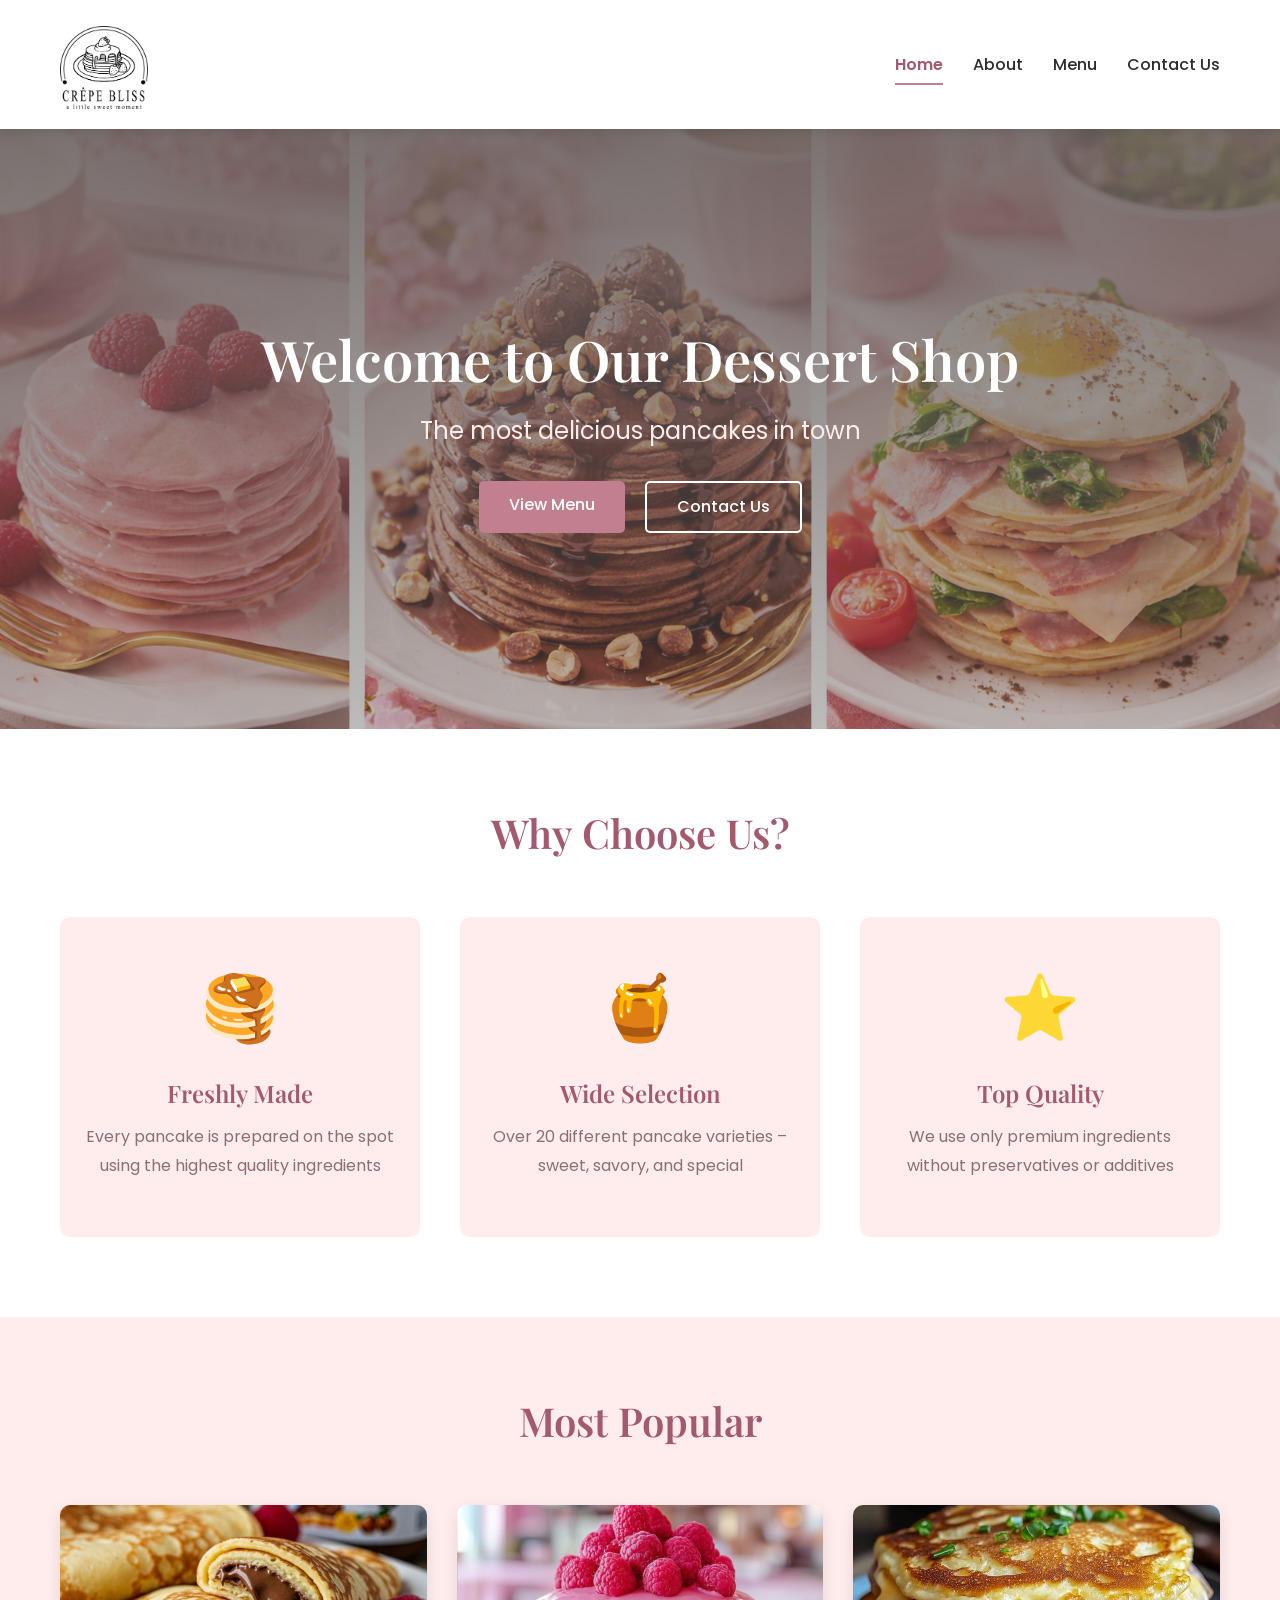
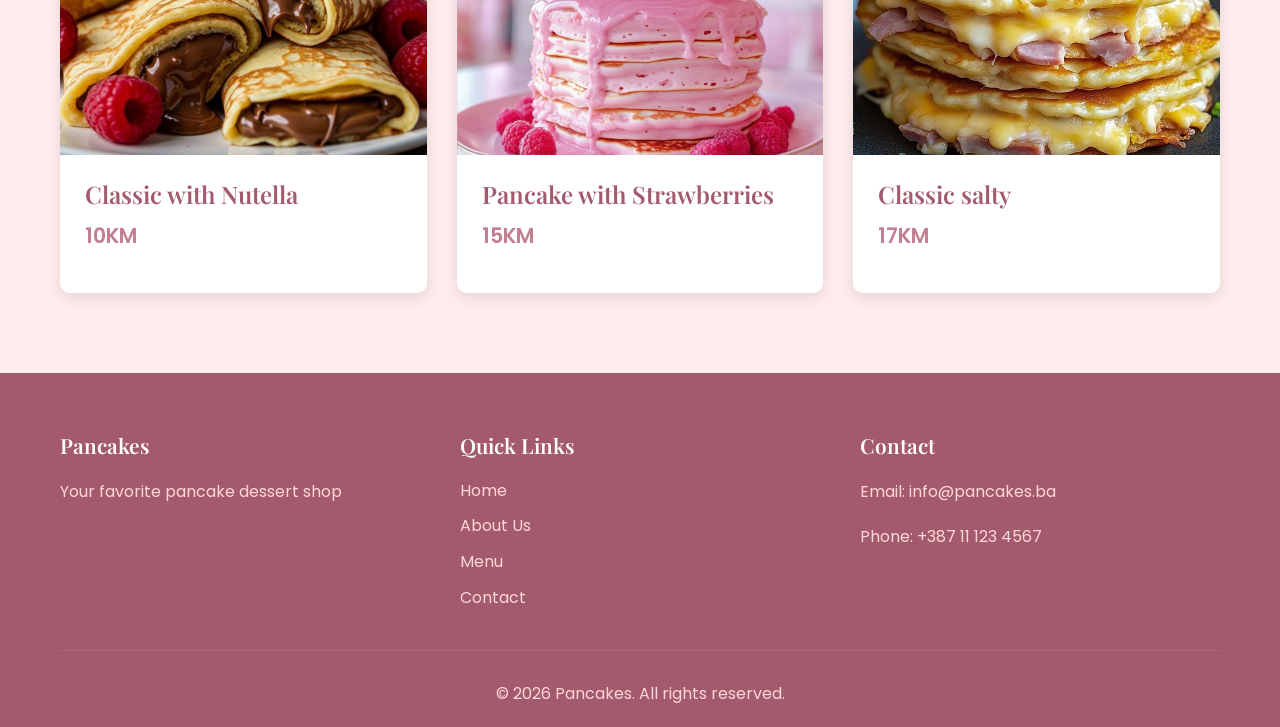
<file: index.html>
<!DOCTYPE html>
<html lang="en">
<head>
    
    <meta charset="UTF-8">

    <meta name="viewport" content="width=device-width, initial-scale=1.0">

    <!-- Naslov stranice koji se vidi u tabu browsera -->
    <title>Pancakes - Home</title>
    
    <!-- Bootstrap CSS – framework za grid sistem, dugmad, responzivnost -->
    <link href="https://cdn.jsdelivr.net/npm/bootstrap@5.3.0/dist/css/bootstrap.min.css" rel="stylesheet">
    
    <!-- Google Fonts – učitavanje custom fontova -->
    <link rel="preconnect" href="https://fonts.googleapis.com">
    <link rel="preconnect" href="https://fonts.gstatic.com" crossorigin>
    <link 
        href="https://fonts.googleapis.com/css2?family=Playfair+Display:wght@400;600;700&family=Poppins:wght@300;400;500;600&display=swap" 
        rel="stylesheet">
    
    <!-- Vlastiti CSS fajl za stilove stranice -->
    <link rel="stylesheet" href="styles.css">
</head>

<body>
    <!-- ================= HEADER / NAVIGACIJA ================= -->
    <div class="header-wrapper">
        <div class="container">
            <!-- Sadržaj headera -->
            <div class="header-content">

                <!-- Logo sekcija -->
                <div class="logo">
                    <img src="logotip.png" alt="logo">
                </div>

                <!-- Navigacioni meni -->
                <nav class="navbar">
                    <!-- Meni linkovi -->
                    <div class="nav-menu" id="navMenu">
                        <div class="nav-item">
                            <a href="index.html" class="nav-link active">Home</a>
                        </div>
                        <div class="nav-item">
                            <a href="about.html" class="nav-link">About</a>
                        </div>
                        <div class="nav-item">
                            <a href="menu.html" class="nav-link">Menu</a>
                        </div>
                        <div class="nav-item">
                            <a href="contact.html" class="nav-link">Contact Us</a>
                        </div>
                    </div>

                    <!-- dugme -->
                    <div class="mobile-menu-toggle" id="mobileMenuToggle">
                        <span></span>
                        <span></span>
                        <span></span>
                    </div>
                </nav>

            </div>
        </div>
    </div>

    <!-- ================= HERO SEKCIJA ================= -->
    <!-- Glavni banner sa naslovom i dugmadima -->
    <div class="hero-section">
        <!-- Tamni overlay preko pozadinske slike -->
        <div class="hero-overlay">
            <div class="container">
                <div class="hero-content">
                    <h2 class="hero-title">Welcome to Our Dessert Shop</h2>
                    <p class="hero-subtitle">The most delicious pancakes in town</p>

                    <!-- Dugmad u hero sekciji -->
                    <div class="hero-buttons">
                        <a href="menu.html" class="btn btn-primary">View Menu</a>
                        <a href="contact.html" class="btn btn-secondary">Contact Us</a>
                    </div>
                </div>
            </div>
        </div>
    </div>

    <!-- ================= FEATURES SEKCIJA ================= -->
    <!-- Sekcija koja objašnjava prednosti -->
    <div class="features-section">
        <div class="container">
            <div class="section-title">
                <h2>Why Choose Us?</h2>
            </div>

            <!-- Grid sa karticama -->
            <div class="features-grid">
                <div class="feature-card">
                    <div class="feature-icon">🥞</div>
                    <h3>Freshly Made</h3>
                    <p>Every pancake is prepared on the spot using the highest quality ingredients</p>
                </div>

                <div class="feature-card">
                    <div class="feature-icon">🍯</div>
                    <h3>Wide Selection</h3>
                    <p>Over 20 different pancake varieties – sweet, savory, and special</p>
                </div>

                <div class="feature-card">
                    <div class="feature-icon">⭐</div>
                    <h3>Top Quality</h3>
                    <p>We use only premium ingredients without preservatives or additives</p>
                </div>
            </div>
        </div>
    </div>

    <!-- ================= POPULAR PRODUCTS ================= -->
    <!-- Najpopularniji proizvodi -->
    <div class="popular-section">
        <div class="container">
            <div class="section-title">
                <h2>Most Popular</h2>
            </div>

            <div class="popular-grid">
                <!-- Jedna kartica proizvoda -->
                <div class="popular-card">
                    <!-- Slika proizvoda kao background -->
                    <div class="popular-image" style="background-image: url('nutt.png');"></div>
                    <div class="popular-content">
                        <h3>Classic with Nutella</h3>
                        <p class="popular-price">10KM</p>
                    </div>
                </div>

                <div class="popular-card">
                    <div class="popular-image" style="background-image: url('pink2.png');"></div>
                    <div class="popular-content">
                        <h3>Pancake with Strawberries</h3>
                        <p class="popular-price">15KM</p>
                    </div>
                </div>

                <div class="popular-card">
                    <div class="popular-image" style="background-image: url('salty.jpg');"></div>
                    <div class="popular-content">
                        <h3>Classic salty</h3>
                        <p class="popular-price">17KM</p>
                    </div>
                </div>
            </div>
        </div>
    </div>

    <!-- ================= FOOTER ================= -->
    <div class="footer">
        <div class="container">
            <div class="footer-content">

                <!-- Footer info -->
                <div class="footer-section">
                    <h4>Pancakes</h4>
                    <p>Your favorite pancake dessert shop</p>
                </div>

                <!-- Brzi linkovi -->
                <div class="footer-section">
                    <h4>Quick Links</h4>
                    <div class="footer-links">
                        <a href="index.html">Home</a>
                        <a href="about.html">About Us</a>
                        <a href="menu.html">Menu</a>
                        <a href="contact.html">Contact</a>
                    </div>
                </div>

                <!-- Kontakt informacije -->
                <div class="footer-section">
                    <h4>Contact</h4>
                    <p>Email: info@pancakes.ba</p>
                    <p>Phone: +387 11 123 4567</p>
                </div>
            </div>

            <!-- Donji dio footera -->
            <div class="footer-bottom">
                <p>&copy; 2026 Pancakes. All rights reserved.</p>
            </div>
        </div>
    </div>

    <!-- Bootstrap JavaScript – omogućava dropdown, modal, collapse itd. -->
    <script src="https://cdn.jsdelivr.net/npm/bootstrap@5.3.0/dist/js/bootstrap.bundle.min.js"></script>

    <!-- Vlastiti JavaScript fajl -->
    <script src="script.js"></script>
</body>
</html>
</file>
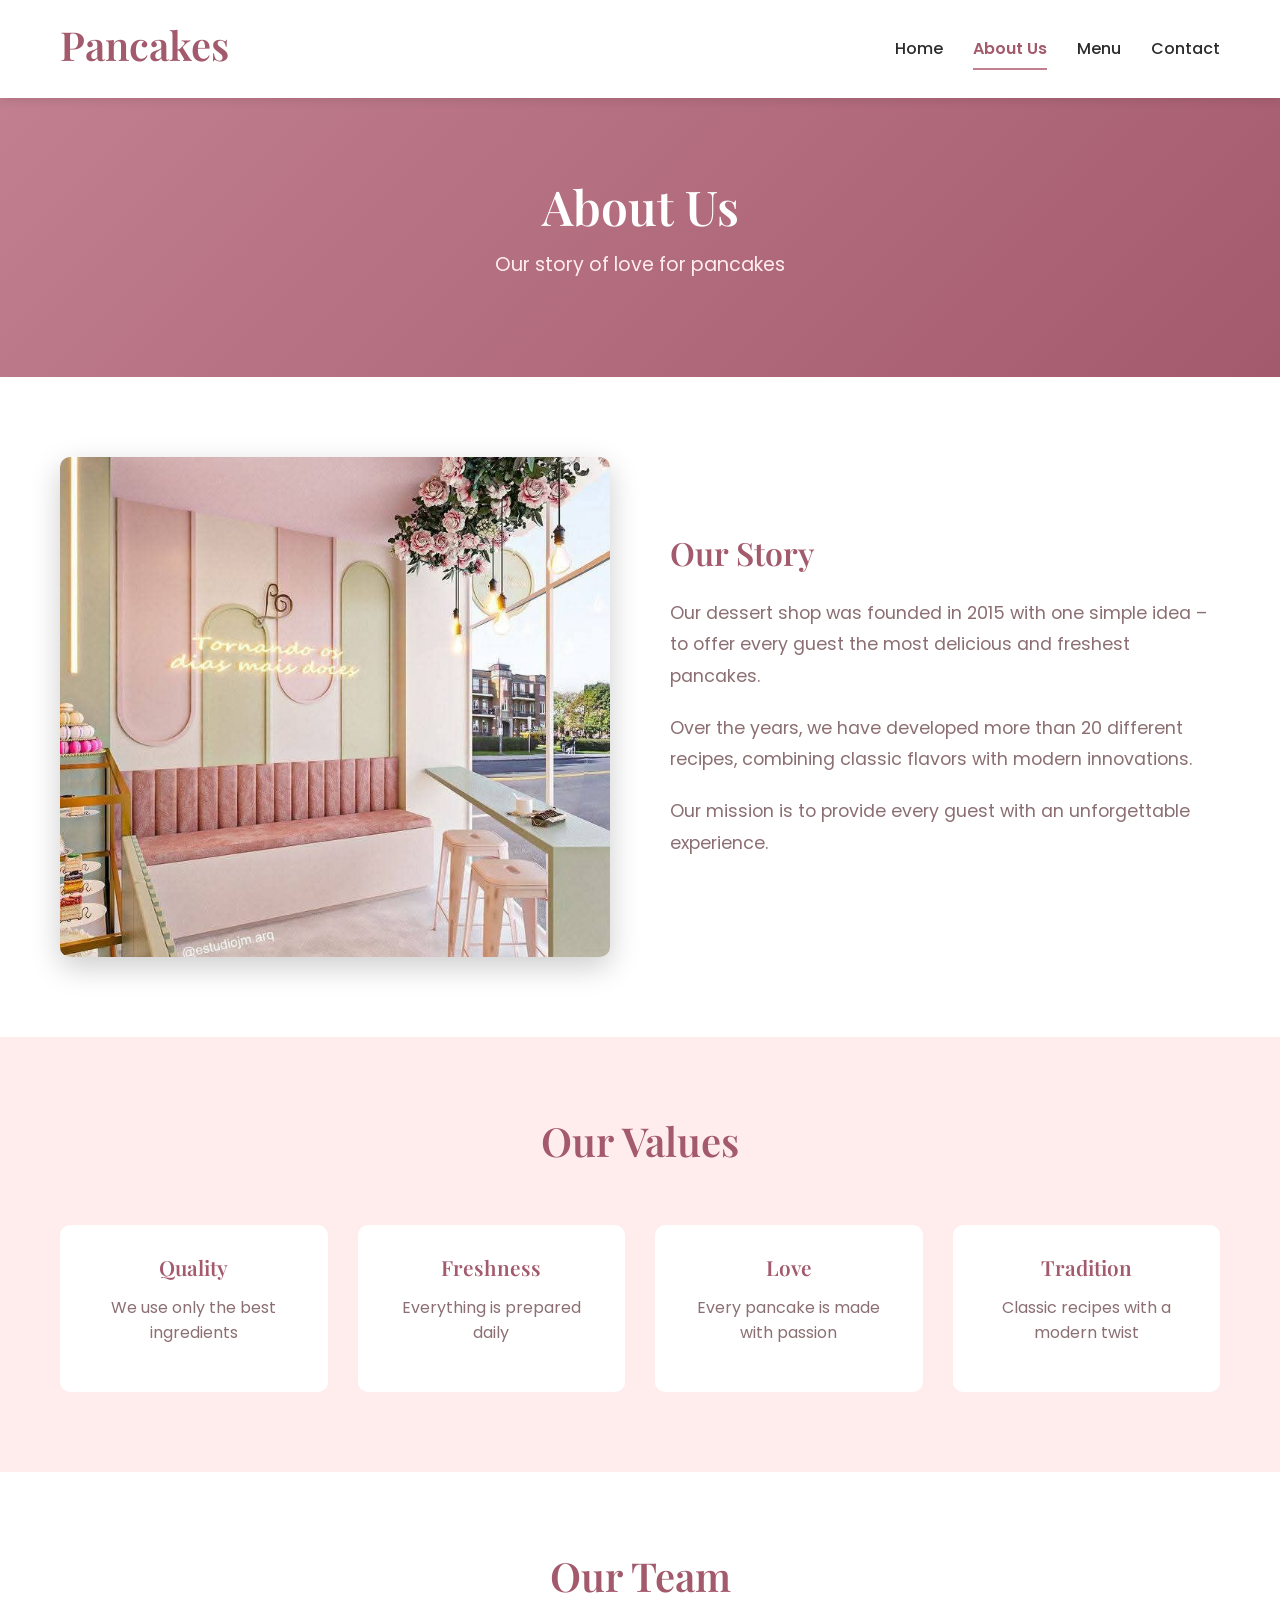
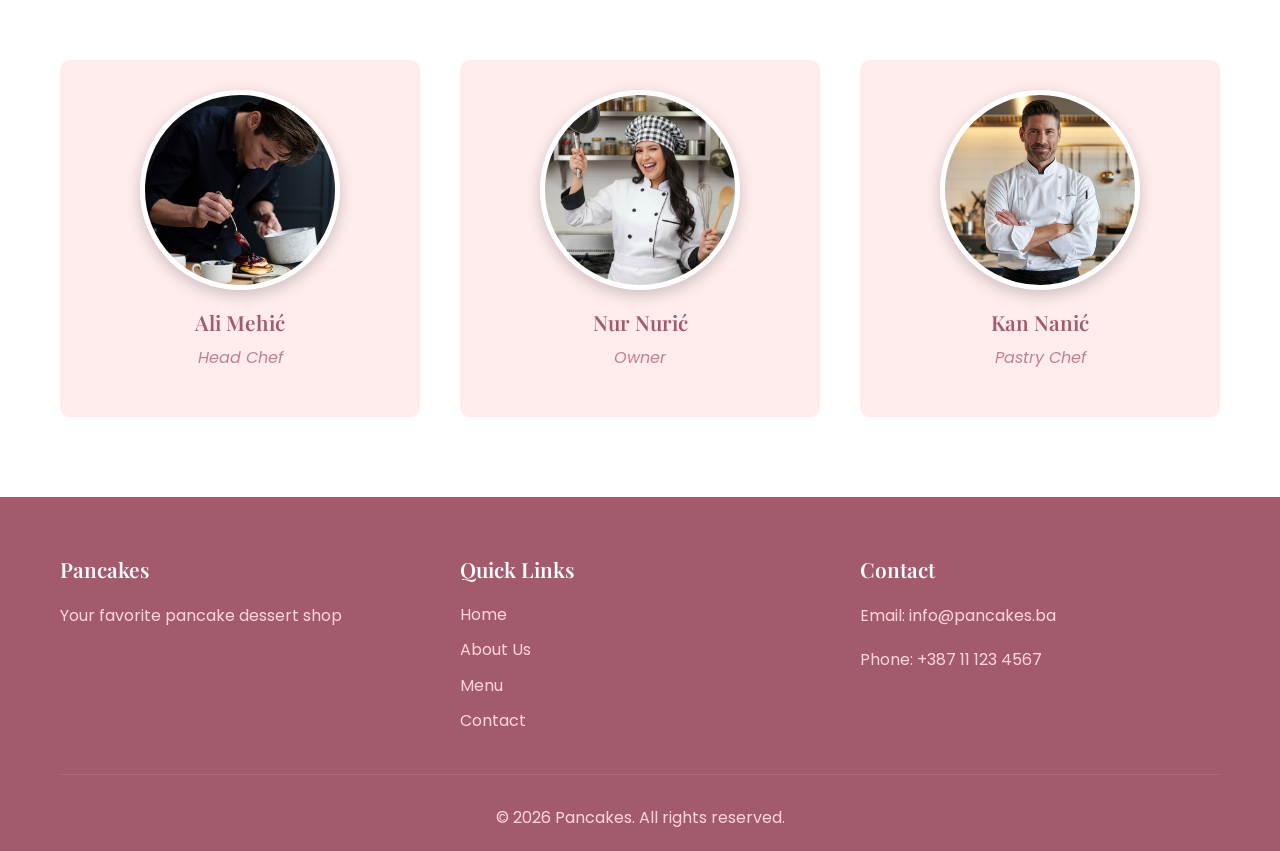
<file: about.html>
<!DOCTYPE html>
<html lang="en">
<head>
    <meta charset="UTF-8">

    <meta name="viewport" content="width=device-width, initial-scale=1.0">
    <title>About Us - Pancakes</title>
    <link href="https://cdn.jsdelivr.net/npm/bootstrap@5.3.0/dist/css/bootstrap.min.css" rel="stylesheet">
    
    <!-- Google Fonts – učitavanje odabranih fontova -->
    <link rel="preconnect" href="https://fonts.googleapis.com">
    <link rel="preconnect" href="https://fonts.gstatic.com" crossorigin>
    <link 
        href="https://fonts.googleapis.com/css2?family=Playfair+Display:wght@400;600;700&family=Poppins:wght@300;400;500;600&display=swap" 
        rel="stylesheet">
    
    <link rel="stylesheet" href="styles.css">
</head>

<body>
    <!-- ================= HEADER / NAVIGACIJA ================= -->
    <div class="header-wrapper">
        <div class="container">
            <div class="header-content">

                <!-- Logo / naziv sajta -->
                <div class="logo">
                    <h1>Pancakes</h1>
                </div>

                <!-- Navigacioni meni -->
                <nav class="navbar">
                    <div class="nav-menu" id="navMenu">
                        <!-- Linkovi navigacije -->
                        <div class="nav-item">
                            <a href="index.html" class="nav-link">Home</a>
                        </div>
                        <div class="nav-item">
                            <!-- active klasa označava trenutnu stranicu -->
                            <a href="about.html" class="nav-link active">About Us</a>
                        </div>
                        <div class="nav-item">
                            <a href="menu.html" class="nav-link">Menu</a>
                        </div>
                        <div class="nav-item">
                            <a href="contact.html" class="nav-link">Contact</a>
                        </div>
                    </div>

                    <!-- dugme -->
                    <div class="mobile-menu-toggle" id="mobileMenuToggle">
                        <span></span>
                        <span></span>
                        <span></span>
                    </div>
                </nav>

            </div>
        </div>
    </div>

    <!-- ================= HERO SEKCIJA ================= -->
    <!-- Uvodni banner za About stranicu -->
    <div class="page-hero">
        <div class="container">
            <div class="page-hero-content">
                <h2>About Us</h2>
                <p>Our story of love for pancakes</p>
            </div>
        </div>
    </div>

    <!-- ================= ABOUT CONTENT ================= -->
    <!-- Glavni sadržaj stranice -->
    <div class="about-section">
        <div class="container">
            <div class="about-content-wrapper">

                <!-- Lijeva strana – slika -->
                <div class="about-image-section">
                    <!-- Slika postavljena kao background -->
                    <div class="about-image" style="background-image: url('our_story.jpg');"></div>
                </div>

                <!-- Desna strana – tekst -->
                <div class="about-text-section">
                    <h3>Our Story</h3>
                    <p>
                        Our dessert shop was founded in 2015 with one simple idea – 
                        to offer every guest the most delicious and freshest pancakes.
                    </p>
                    <p>
                        Over the years, we have developed more than 20 different recipes, 
                        combining classic flavors with modern innovations.
                    </p>
                    <p>
                        Our mission is to provide every guest with an unforgettable experience.
                    </p>
                </div>

            </div>
        </div>
    </div>

    <!-- ================= VALUES SEKCIJA ================= -->
    <!-- Vrijednosti kompanije -->
    <div class="values-section">
        <div class="container">
            <div class="section-title">
                <h2>Our Values</h2>
            </div>

            <!-- Grid sa vrijednostima -->
            <div class="values-grid">
                <div class="value-card">
                    <h4>Quality</h4>
                    <p>We use only the best ingredients</p>
                </div>
                <div class="value-card">
                    <h4>Freshness</h4>
                    <p>Everything is prepared daily</p>
                </div>
                <div class="value-card">
                    <h4>Love</h4>
                    <p>Every pancake is made with passion</p>
                </div>
                <div class="value-card">
                    <h4>Tradition</h4>
                    <p>Classic recipes with a modern twist</p>
                </div>
            </div>
        </div>
    </div>

    <!-- ================= TEAM SEKCIJA ================= -->
    <!-- Predstavljanje tima -->
    <div class="team-section">
        <div class="container">
            <div class="section-title">
                <h2>Our Team</h2>
            </div>

            <div class="team-grid">
                <!-- Jedan član tima -->
                <div class="team-card">
                    <div class="team-image" style="background-image: url('chef1.jpg');"></div>
                    <h4>Ali Mehić</h4>
                    <p>Head Chef</p>
                </div>

                <div class="team-card">
                    <div class="team-image" style="background-image: url('chef2.jpg');"></div>
                    <h4>Nur Nurić</h4>
                    <p>Owner</p>
                </div>

                <div class="team-card">
                    <div class="team-image" style="background-image: url('chef3.jpg');"></div>
                    <h4>Kan Nanić</h4>
                    <p>Pastry Chef</p>
                </div>
            </div>
        </div>
    </div>

    <!-- ================= FOOTER ================= -->
    <div class="footer">
        <div class="container">
            <div class="footer-content">

                <!-- Opis firme -->
                <div class="footer-section">
                    <h4>Pancakes</h4>
                    <p>Your favorite pancake dessert shop</p>
                </div>

                <!-- Navigacija u footeru -->
                <div class="footer-section">
                    <h4>Quick Links</h4>
                    <div class="footer-links">
                        <a href="index.html">Home</a>
                        <a href="about.html">About Us</a>
                        <a href="menu.html">Menu</a>
                        <a href="contact.html">Contact</a>
                    </div>
                </div>

                <!-- Kontakt podaci -->
                <div class="footer-section">
                    <h4>Contact</h4>
                    <p>Email: info@pancakes.ba</p>
                    <p>Phone: +387 11 123 4567</p>
                </div>
            </div>

            <!-- Copyright -->
            <div class="footer-bottom">
                <p>&copy; 2026 Pancakes. All rights reserved.</p>
            </div>
        </div>
    </div>

    <!-- Bootstrap JavaScript – interaktivne komponente -->
    <script src="https://cdn.jsdelivr.net/npm/bootstrap@5.3.0/dist/js/bootstrap.bundle.min.js"></script>

    <!-- Vlastiti JavaScript (npr. mobilni meni) -->
    <script src="script.js"></script>
</body>
</html>
</file>
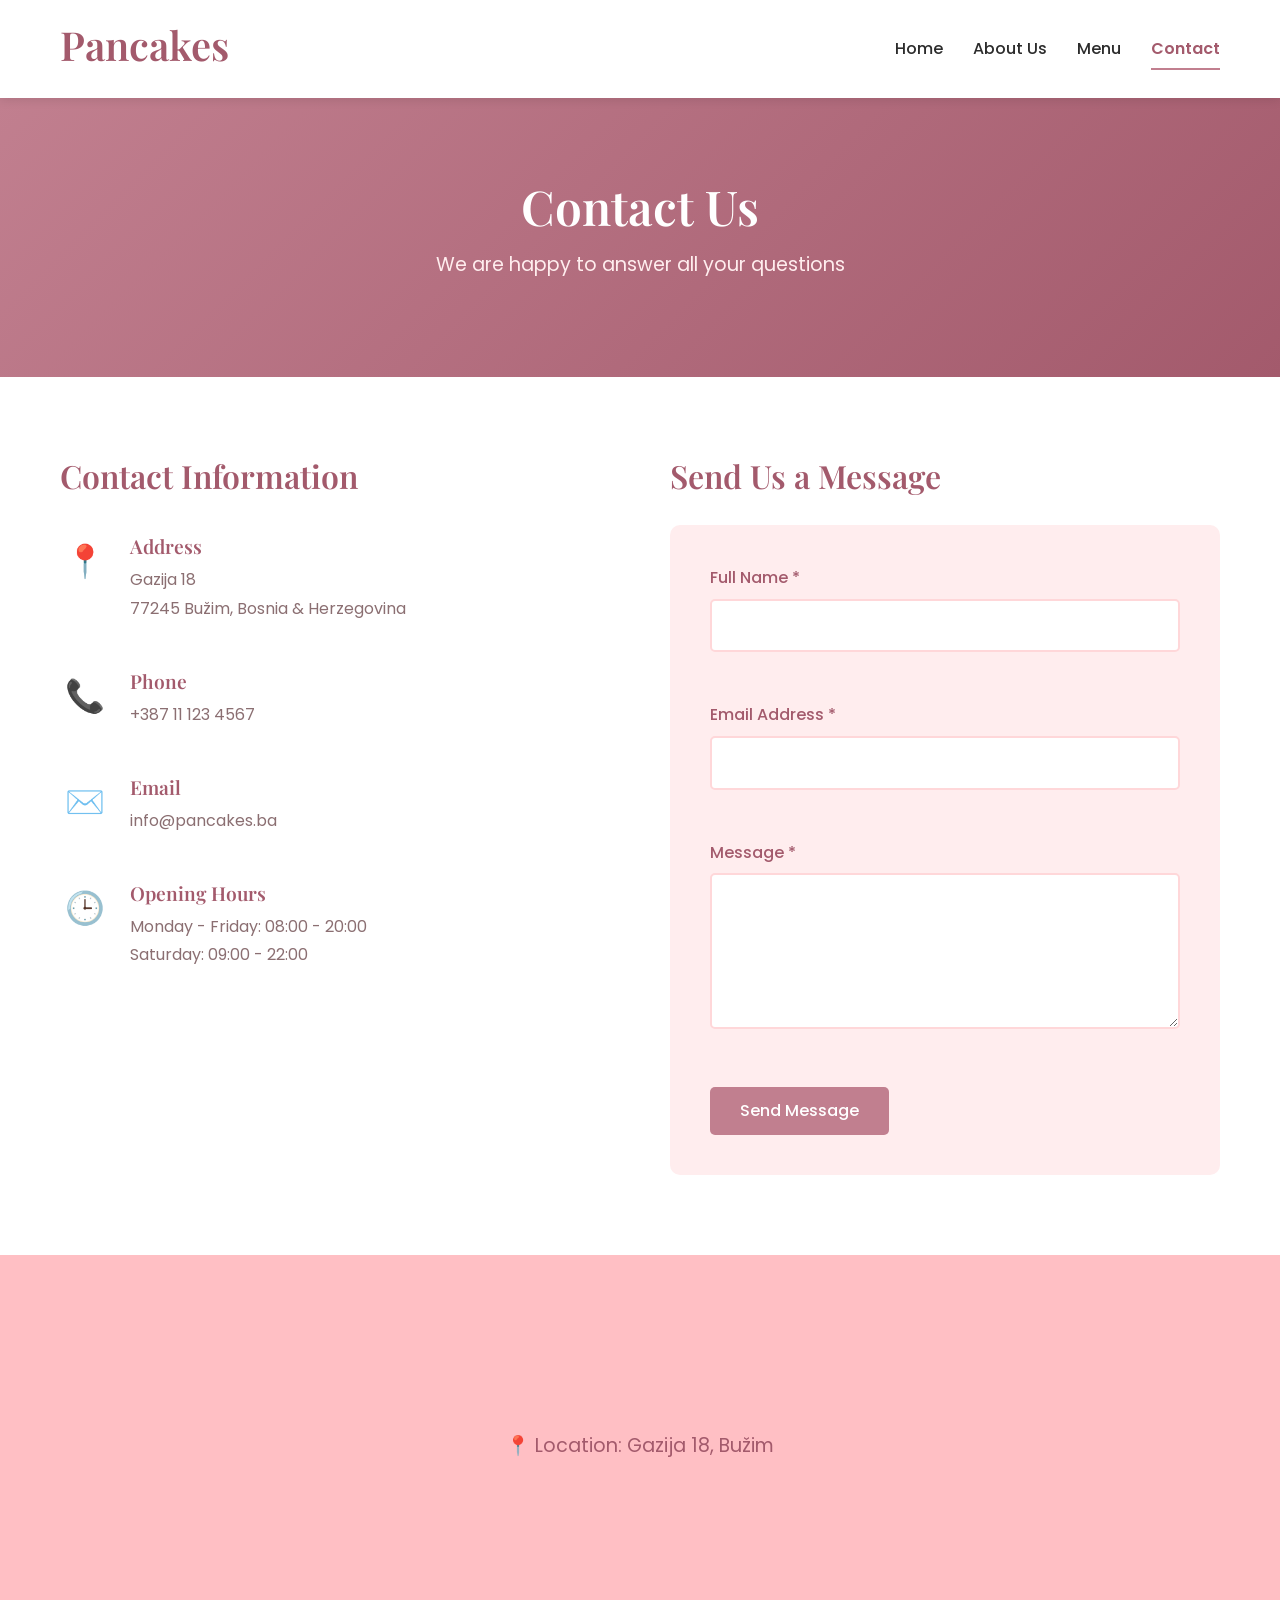
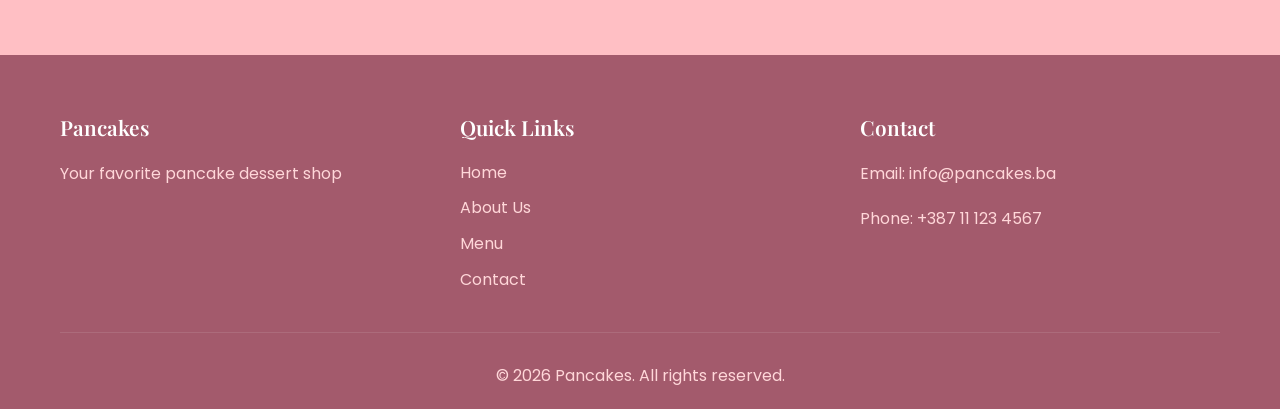
<file: contact.html>
<!DOCTYPE html>
<html lang="en">
<head>
    <meta charset="UTF-8">
    <meta name="viewport" content="width=device-width, initial-scale=1.0">
    <title>Contact - Pancakes</title>
     <link href="https://cdn.jsdelivr.net/npm/bootstrap@5.3.0/dist/css/bootstrap.min.css" rel="stylesheet">
    <link rel="preconnect" href="https://fonts.googleapis.com">
    <link rel="preconnect" href="https://fonts.gstatic.com" crossorigin>
    <link 
        href="https://fonts.googleapis.com/css2?family=Playfair+Display:wght@400;600;700&family=Poppins:wght@300;400;500;600&display=swap" 
        rel="stylesheet">
    
    <link rel="stylesheet" href="styles.css">
</head>

<body>
    <!-- ================= HEADER / NAVIGACIJA ================= -->
    <div class="header-wrapper">
        <div class="container">
            <div class="header-content">

                <!-- Logo / naziv -->
                <div class="logo">
                    <h1>Pancakes</h1>
                </div>

                <!-- Navigacioni meni -->
                <nav class="navbar">
                    <div class="nav-menu" id="navMenu">
                        <div class="nav-item">
                            <a href="index.html" class="nav-link">Home</a>
                        </div>
                        <div class="nav-item">
                            <a href="about.html" class="nav-link">About Us</a>
                        </div>
                        <div class="nav-item">
                            <a href="menu.html" class="nav-link">Menu</a>
                        </div>
                        <!-- active označava trenutnu stranicu -->
                        <div class="nav-item">
                            <a href="contact.html" class="nav-link active">Contact</a>
                        </div>
                    </div>

                    <!--  (mobilni meni) -->
                    <div class="mobile-menu-toggle" id="mobileMenuToggle">
                        <span></span>
                        <span></span>
                        <span></span>
                    </div>
                </nav>

            </div>
        </div>
    </div>

    <!-- ================= HERO SEKCIJA ================= -->
    <!-- Uvodni dio Contact stranice -->
    <div class="page-hero">
        <div class="container">
            <div class="page-hero-content">
                <h2>Contact Us</h2>
                <p>We are happy to answer all your questions</p>
            </div>
        </div>
    </div>

    <!-- ================= CONTACT SECTION ================= -->
    <div class="contact-section">
        <div class="container">
            <div class="contact-wrapper">

                <!-- ===== KONTAKT INFORMACIJE ===== -->
                <div class="contact-info">
                    <h3>Contact Information</h3>

                    <!-- Jedna info stavka -->
                    <div class="info-item">
                        <div class="info-icon">📍</div>
                        <div class="info-content">
                            <h4>Address</h4>
                            <p>Gazija 18<br>77245 Bužim, Bosnia & Herzegovina</p>
                        </div>
                    </div>

                    <div class="info-item">
                        <div class="info-icon">📞</div>
                        <div class="info-content">
                            <h4>Phone</h4>
                            <p>+387 11 123 4567</p>
                        </div>
                    </div>

                    <div class="info-item">
                        <div class="info-icon">✉️</div>
                        <div class="info-content">
                            <h4>Email</h4>
                            <p>info@pancakes.ba</p>
                        </div>
                    </div>

                    <div class="info-item">
                        <div class="info-icon">🕒</div>
                        <div class="info-content">
                            <h4>Opening Hours</h4>
                            <p>
                                Monday - Friday: 08:00 - 20:00<br>
                                Saturday: 09:00 - 22:00
                            </p>
                        </div>
                    </div>
                </div>

                <!-- ===== KONTAKT FORMA ===== -->
                <div class="contact-form-wrapper">
                    <h3>Send Us a Message</h3>

                    <!-- Forma za slanje poruke -->
                    <form id="contactForm" class="contact-form">
                        
                        <!-- Ime -->
                        <div class="form-group">
                            <label for="name">Full Name *</label>
                            <!-- required = obavezno polje -->
                            <input type="text" id="name" name="name" required>
                            <!-- Poruka greške (JavaScript) -->
                            <span class="error-message" id="nameError"></span>
                        </div>

                        <!-- Email -->
                        <div class="form-group">
                            <label for="email">Email Address *</label>
                            <!-- type="email" provjerava format emaila -->
                            <input type="email" id="email" name="email" required>
                            <span class="error-message" id="emailError"></span>
                        </div>

                        <!-- Poruka -->
                        <div class="form-group">
                            <label for="message">Message *</label>
                            <textarea id="message" name="message" rows="5" required></textarea>
                            <span class="error-message" id="messageError"></span>
                        </div>

                        <!-- Dugme za slanje -->
                        <button type="submit" class="btn btn-primary">
                            Send Message
                        </button>

                        <!-- Poruka uspjeha (skrivena dok se forma ne pošalje) -->
                        <div class="form-success" id="formSuccess" style="display: none;">
                            <p>Thank you! Your message has been successfully sent.</p>
                        </div>
                    </form>
                </div>

            </div>
        </div>
    </div>

    <!-- ================= MAPA ================= -->
    <!-- Placeholder za mapu (Google Maps ili slika) -->
    <div class="map-section">
        <div class="map-placeholder">
            <p>📍 Location: Gazija 18, Bužim</p>
        </div>
    </div>

    <!-- ================= FOOTER ================= -->
    <div class="footer">
        <div class="container">
            <div class="footer-content">

                <div class="footer-section">
                    <h4>Pancakes</h4>
                    <p>Your favorite pancake dessert shop</p>
                </div>

                <div class="footer-section">
                    <h4>Quick Links</h4>
                    <div class="footer-links">
                        <a href="index.html">Home</a>
                        <a href="about.html">About Us</a>
                        <a href="menu.html">Menu</a>
                        <a href="contact.html">Contact</a>
                    </div>
                </div>

                <div class="footer-section">
                    <h4>Contact</h4>
                    <p>Email: info@pancakes.ba</p>
                    <p>Phone: +387 11 123 4567</p>
                </div>
            </div>

            <!-- Copyright -->
            <div class="footer-bottom">
                <p>&copy; 2026 Pancakes. All rights reserved.</p>
            </div>
        </div>
    </div>

    <!-- Bootstrap JavaScript -->
    <script src="https://cdn.jsdelivr.net/npm/bootstrap@5.3.0/dist/js/bootstrap.bundle.min.js"></script>

    <!-- Vlastiti JavaScript (validacija forme, mobilni meni) -->
    <script src="script.js"></script>
</body>
</html>
</file>
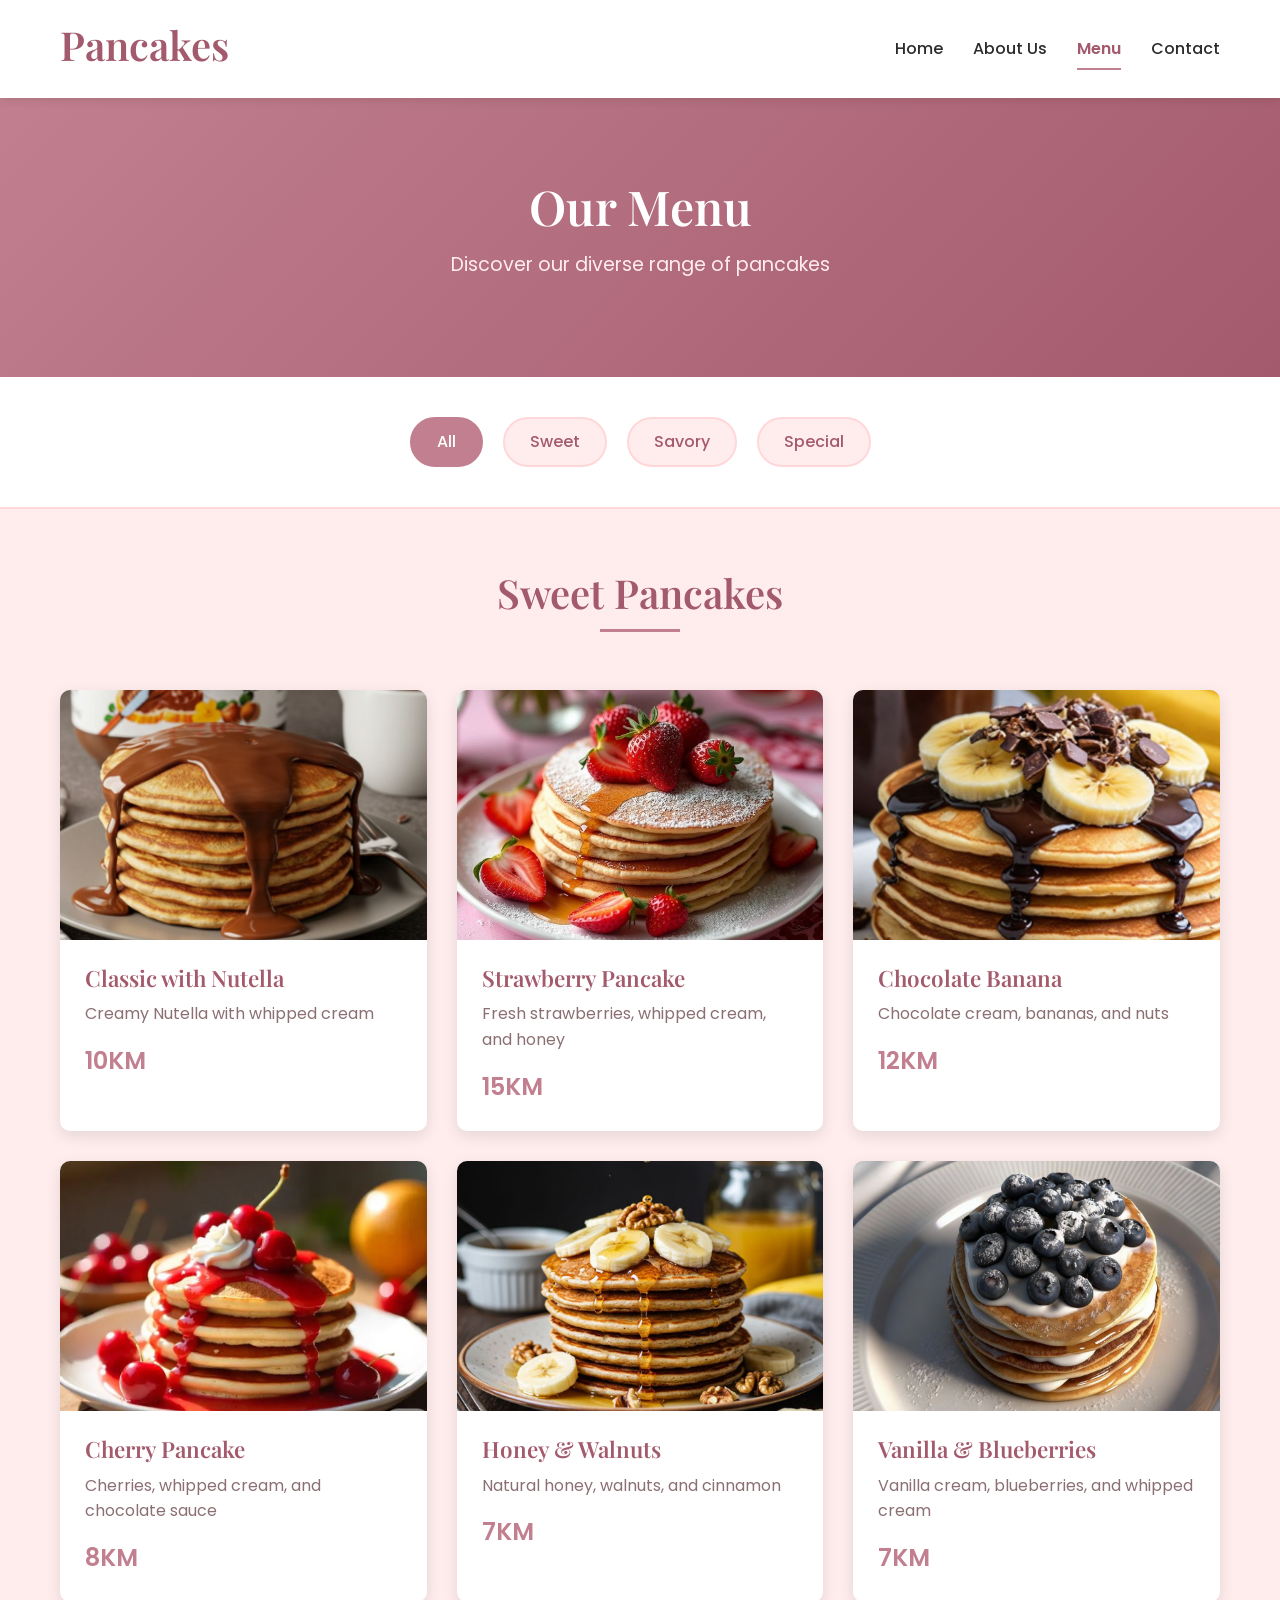
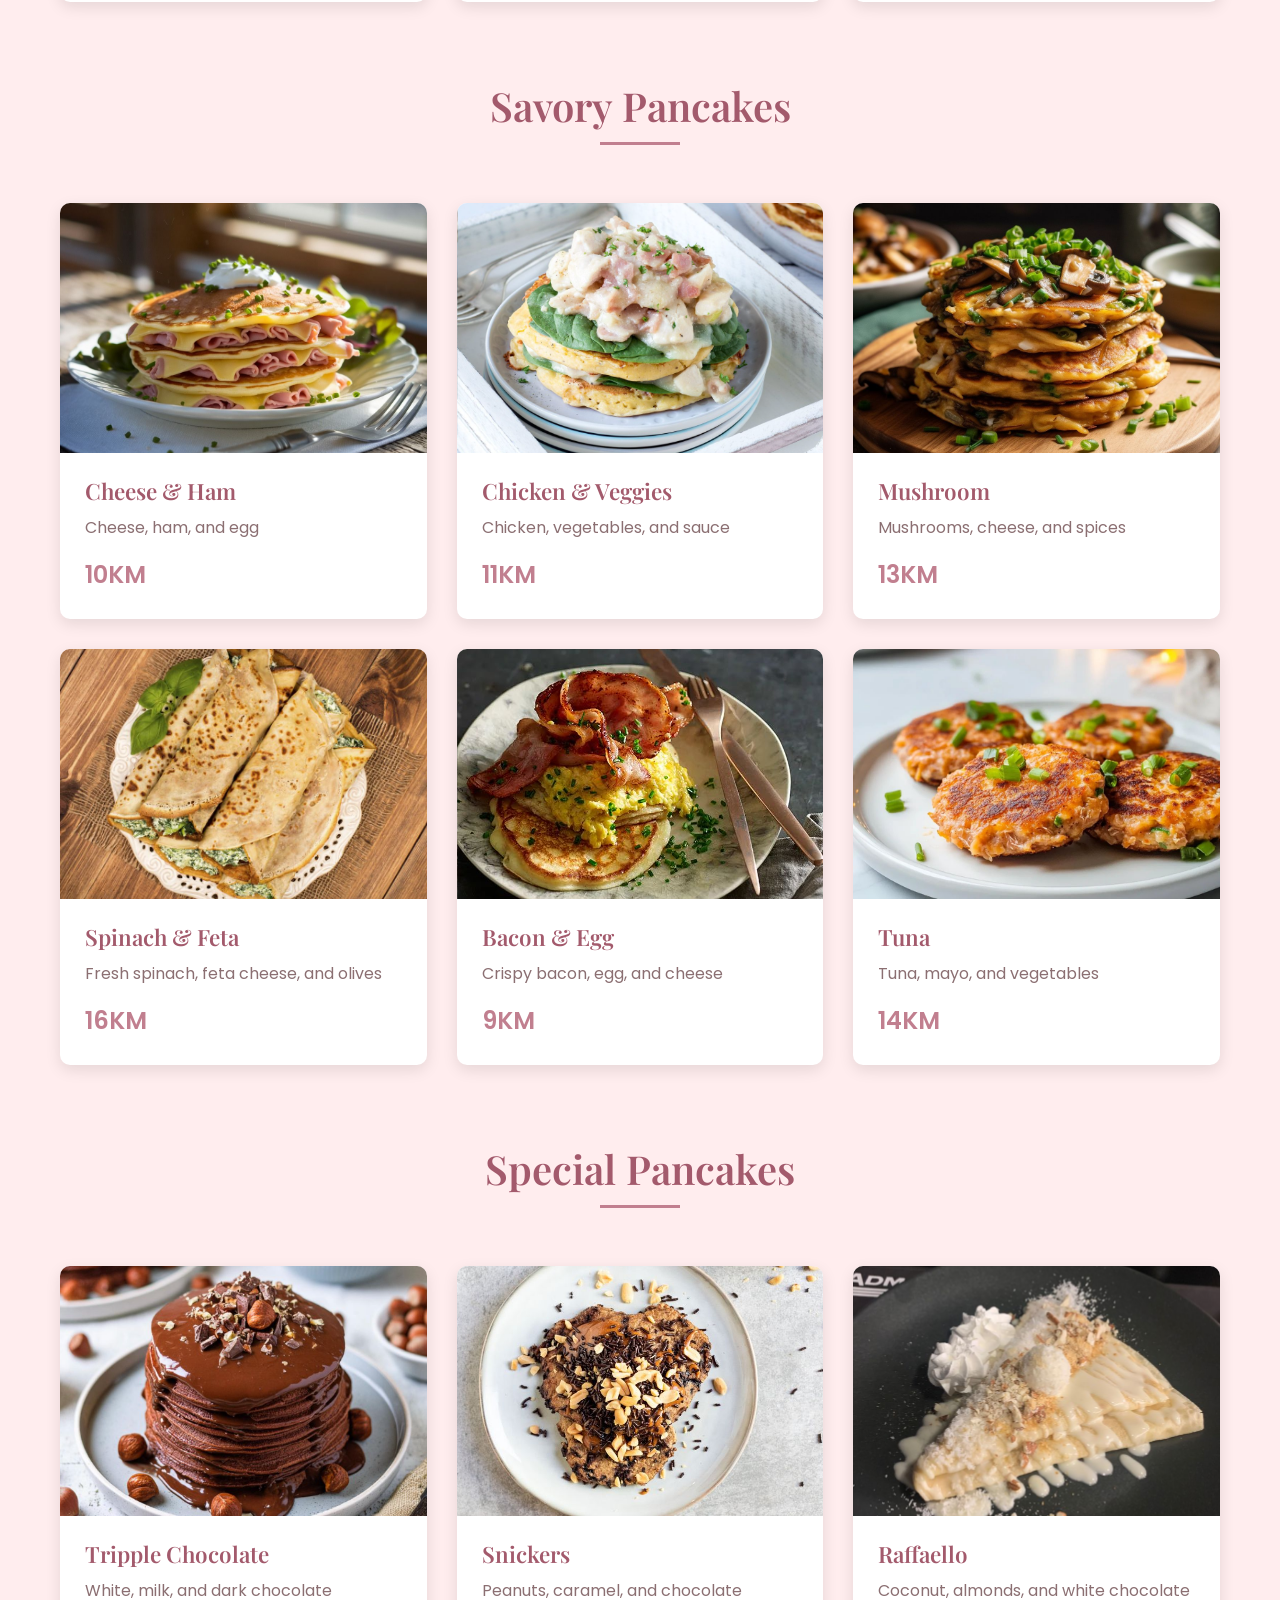
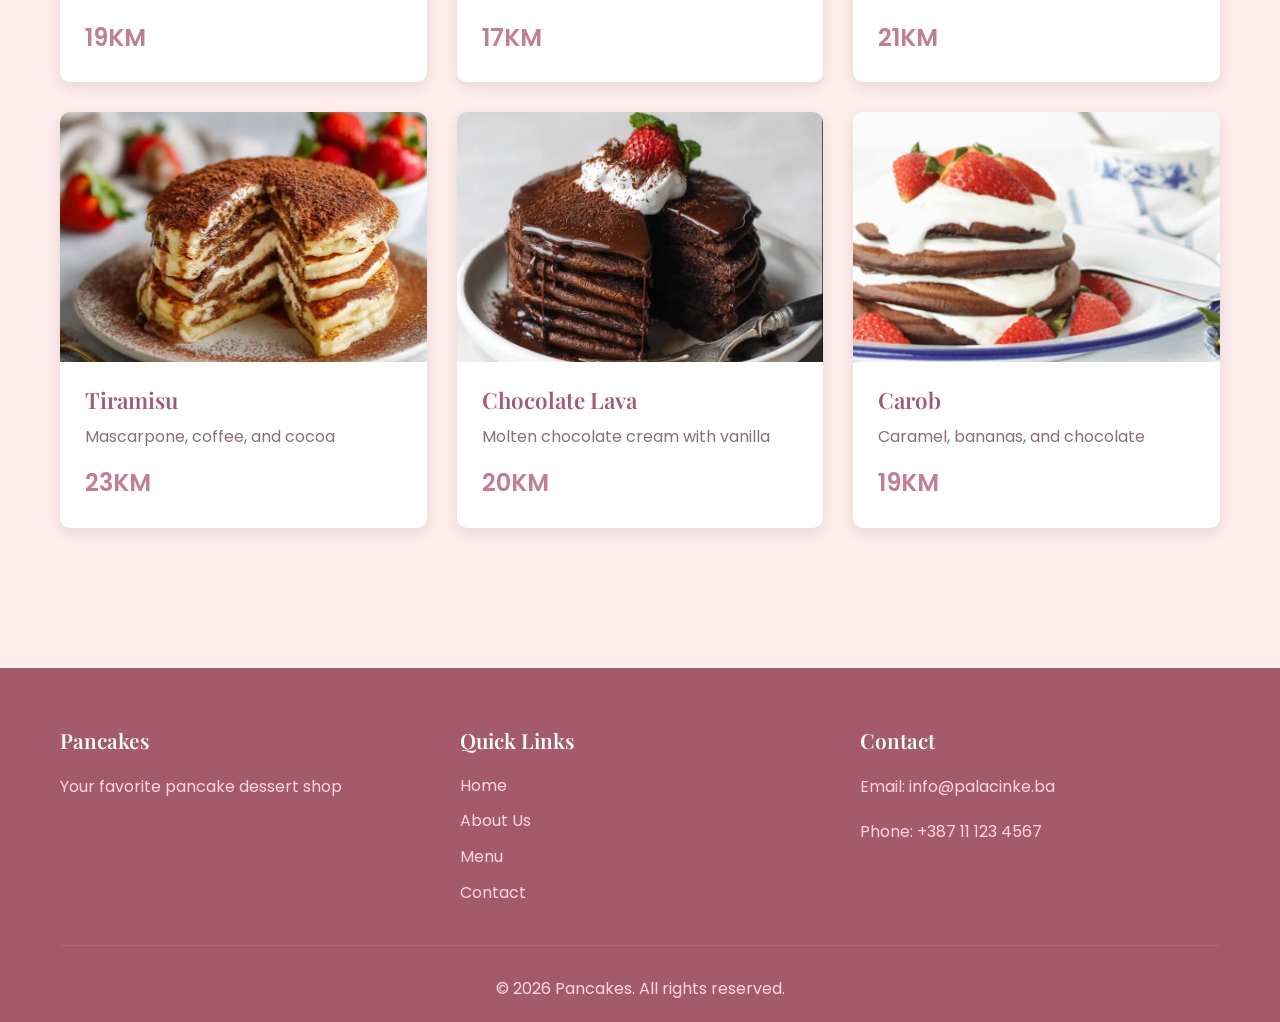
<file: menu.html>
<!DOCTYPE html>
<html lang="en">
<head>
    <meta charset="UTF-8">

    <meta name="viewport" content="width=device-width, initial-scale=1.0">

    <!-- Naslov stranice -->
    <title>Menu - Pancakes</title>
    
    <link href="https://cdn.jsdelivr.net/npm/bootstrap@5.3.0/dist/css/bootstrap.min.css" rel="stylesheet">
    <link rel="preconnect" href="https://fonts.googleapis.com">
    <link rel="preconnect" href="https://fonts.gstatic.com" crossorigin>
    <link 
        href="https://fonts.googleapis.com/css2?family=Playfair+Display:wght@400;600;700&family=Poppins:wght@300;400;500;600&display=swap" 
        rel="stylesheet">
    <link rel="stylesheet" href="styles.css">
</head>

<body>
    <!-- ================= HEADER / NAVIGACIJA ================= -->
    <div class="header-wrapper">
        <div class="container">
            <div class="header-content">

                <!-- Logo / naziv sajta -->
                <div class="logo">
                    <h1>Pancakes</h1>
                </div>

                <!-- Navigacioni meni -->
                <nav class="navbar">
                    <div class="nav-menu" id="navMenu">
                        <div class="nav-item">
                            <a href="index.html" class="nav-link">Home</a>
                        </div>
                        <div class="nav-item">
                            <a href="about.html" class="nav-link">About Us</a>
                        </div>
                        <!-- active označava trenutnu stranicu -->
                        <div class="nav-item">
                            <a href="menu.html" class="nav-link active">Menu</a>
                        </div>
                        <div class="nav-item">
                            <a href="contact.html" class="nav-link">Contact</a>
                        </div>
                    </div>

                    <!--  dugme -->
                    <div class="mobile-menu-toggle" id="mobileMenuToggle">
                        <span></span>
                        <span></span>
                        <span></span>
                    </div>
                </nav>

            </div>
        </div>
    </div>

    <!-- ================= HERO SEKCIJA ================= -->
    <!-- Naslovni dio Menu stranice -->
    <div class="page-hero">
        <div class="container">
            <div class="page-hero-content">
                <h2>Our Menu</h2>
                <p>Discover our diverse range of pancakes</p>
            </div>
        </div>
    </div>

    <!-- ================= FILTERI MENIJA ================= -->
    <!-- Dugmad za filtriranje proizvoda -->
    <div class="menu-filter-section">
        <div class="container">
            <div class="menu-filters">
                <!-- data-filter atribut koristi JavaScript -->
                <button class="filter-btn active" data-filter="all">All</button>
                <button class="filter-btn" data-filter="sweet">Sweet</button>
                <button class="filter-btn" data-filter="savory">Savory</button>
                <button class="filter-btn" data-filter="special">Special</button>
            </div>
        </div>
    </div>

    <!-- ================= MENU ITEMS ================= -->
    <div class="menu-section">
        <div class="container">

            <!-- ===== SWEET PANCAKES ===== -->
            <div class="menu-category" id="sweet">
                <div class="category-title">
                    <h3>Sweet Pancakes</h3>
                </div>

                <!-- Grid za kartice -->
                <div class="menu-grid">

                    <!-- Jedna stavka menija -->
                    <div class="menu-card" data-category="sweet">
                        <!-- Slika kao background -->
                        <div class="menu-image" style="background-image: url('nut3.png');"></div>
                        <div class="menu-content">
                            <h4>Classic with Nutella</h4>
                            <p>Creamy Nutella with whipped cream</p>
                            <div class="menu-price">10KM</div>
                        </div>
                    </div>

                    <!-- Ostale sweet kartice (isti princip) -->
                    <div class="menu-card" data-category="sweet">
                        <div class="menu-image" style="background-image: url('straw3.png');"></div>
                        <div class="menu-content">
                            <h4>Strawberry Pancake</h4>
                            <p>Fresh strawberries, whipped cream, and honey</p>
                            <div class="menu-price">15KM</div>
                        </div>
                    </div>

                    <div class="menu-card" data-category="sweet">
                        <div class="menu-image" style="background-image: url('ban.jpg');"></div>
                        <div class="menu-content">
                            <h4>Chocolate Banana</h4>
                            <p>Chocolate cream, bananas, and nuts</p>
                            <div class="menu-price">12KM</div>
                        </div>
                    </div>

                    <div class="menu-card" data-category="sweet">
                        <div class="menu-image" style="background-image: url('cherry3.png');"></div>
                        <div class="menu-content">
                            <h4>Cherry Pancake</h4>
                            <p>Cherries, whipped cream, and chocolate sauce</p>
                            <div class="menu-price">8KM</div>
                        </div>
                    </div>

                    <div class="menu-card" data-category="sweet">
                        <div class="menu-image" style="background-image: url('honey2.png');"></div>
                        <div class="menu-content">
                            <h4>Honey & Walnuts</h4>
                            <p>Natural honey, walnuts, and cinnamon</p>
                            <div class="menu-price">7KM</div>
                        </div>
                    </div>

                    <div class="menu-card" data-category="sweet">
                        <div class="menu-image" style="background-image: url('vanilla2.png');"></div>
                        <div class="menu-content">
                            <h4>Vanilla & Blueberries</h4>
                            <p>Vanilla cream, blueberries, and whipped cream</p>
                            <div class="menu-price">7KM</div>
                        </div>
                    </div>

                </div>
            </div>

            <!-- ===== SAVORY PANCAKES ===== -->
            <div class="menu-category" id="savory">
                <div class="category-title">
                    <h3>Savory Pancakes</h3>
                </div>

                <div class="menu-grid">
                    <div class="menu-card" data-category="savory">
                        <div class="menu-image" style="background-image: url('cheese.jpg');"></div>
                        <div class="menu-content">
                            <h4>Cheese & Ham</h4>
                            <p>Cheese, ham, and egg</p>
                            <div class="menu-price">10KM</div>
                        </div>
                    </div>

                    <div class="menu-card" data-category="savory">
                        <div class="menu-image" style="background-image: url('chick.png');"></div>
                        <div class="menu-content">
                            <h4>Chicken & Veggies</h4>
                            <p>Chicken, vegetables, and sauce</p>
                            <div class="menu-price">11KM</div>
                        </div>
                    </div>

                    <div class="menu-card" data-category="savory">
                        <div class="menu-image" style="background-image: url('mushrooms, cheese, and spices.jpg');"></div>
                        <div class="menu-content">
                            <h4>Mushroom</h4>
                            <p>Mushrooms, cheese, and spices</p>
                            <div class="menu-price">13KM</div>
                        </div>
                    </div>

                    <div class="menu-card" data-category="savory">
                        <div class="menu-image" style="background-image: url('feta.jpg');"></div>
                        <div class="menu-content">
                            <h4>Spinach & Feta</h4>
                            <p>Fresh spinach, feta cheese, and olives</p>
                            <div class="menu-price">16KM</div>
                        </div>
                    </div>

                    <div class="menu-card" data-category="savory">
                        <div class="menu-image" style="background-image: url('bacon.jpg');"></div>
                        <div class="menu-content">
                            <h4>Bacon & Egg</h4>
                            <p>Crispy bacon, egg, and cheese</p>
                            <div class="menu-price">9KM</div>
                        </div>
                    </div>

                    <div class="menu-card" data-category="savory">
                        <div class="menu-image" style="background-image: url('tuna.jpg');"></div>
                        <div class="menu-content">
                            <h4>Tuna</h4>
                            <p>Tuna, mayo, and vegetables</p>
                            <div class="menu-price">14KM</div>
                        </div>
                    </div>
                </div>
            </div>

            <!-- ===== SPECIAL PANCAKES ===== -->
            <div class="menu-category" id="special">
                <div class="category-title">
                    <h3>Special Pancakes</h3>
                </div>

                <div class="menu-grid">
                    <!-- data-category koristi se za filtriranje -->
                    <div class="menu-card" data-category="special">
                        <div class="menu-image" style="background-image: url('choco.png');"></div>
                        <div class="menu-content">
                            <h4>Tripple Chocolate</h4>
                            <p>White, milk, and dark chocolate</p>
                            <div class="menu-price">19KM</div>
                        </div>
                    </div>

                    <div class="menu-card" data-category="special">
                        <div class="menu-image" style="background-image: url('Gezondere Snickers-pancakes.jpg');"></div>
                        <div class="menu-content">
                            <h4>Snickers</h4>
                            <p>Peanuts, caramel, and chocolate</p>
                            <div class="menu-price">17KM</div>
                        </div>
                    </div>

                    <div class="menu-card" data-category="special">
                        <div class="menu-image" style="background-image: url('Rafaelo pancakes _.jpg');"></div>
                        <div class="menu-content">
                            <h4>Raffaello</h4>
                            <p>Coconut, almonds, and white chocolate</p>
                            <div class="menu-price">21KM</div>
                        </div>
                    </div>

                    <div class="menu-card" data-category="special">
                        <div class="menu-image" style="background-image: url('Tiramisu pancakes.jpg');"></div>
                        <div class="menu-content">
                            <h4>Tiramisu</h4>
                            <p>Mascarpone, coffee, and cocoa</p>
                            <div class="menu-price">23KM</div>
                        </div>
                    </div>

                    <div class="menu-card" data-category="special">
                        <div class="menu-image" style="background-image: url('lava2.png');"></div>
                        <div class="menu-content">
                            <h4>Chocolate Lava</h4>
                            <p>Molten chocolate cream with vanilla</p>
                            <div class="menu-price">20KM</div>
                        </div>
                    </div>

                    <div class="menu-card" data-category="special">
                        <div class="menu-image" style="background-image: url('carob.png');"></div>
                        <div class="menu-content">
                            <h4>Carob</h4>
                            <p>Caramel, bananas, and chocolate</p>
                            <div class="menu-price">19KM</div>
                        </div>
                    </div>
                </div>
            </div>

        </div>
    </div>

    <!-- ================= FOOTER ================= -->
    <div class="footer">
        <div class="container">
            <div class="footer-content">
                <div class="footer-section">
                    <h4>Pancakes</h4>
                    <p>Your favorite pancake dessert shop</p>
                </div>
                <div class="footer-section">
                    <h4>Quick Links</h4>
                    <div class="footer-links">
                        <a href="index.html">Home</a>
                        <a href="about.html">About Us</a>
                        <a href="menu.html">Menu</a>
                        <a href="contact.html">Contact</a>
                    </div>
                </div>
                <div class="footer-section">
                    <h4>Contact</h4>
                    <p>Email: info@palacinke.ba</p>
                    <p>Phone: +387 11 123 4567</p>
                </div>
            </div>
            <div class="footer-bottom">
                <p>&copy; 2026 Pancakes. All rights reserved.</p>
            </div>
        </div>
    </div>

    <!-- Bootstrap JavaScript – interaktivne komponente -->
    <script src="https://cdn.jsdelivr.net/npm/bootstrap@5.3.0/dist/js/bootstrap.bundle.min.js"></script>

    <!-- Vlastiti JavaScript (filteri + mobilni meni) -->
    <script src="script.js"></script>
</body>
</html>
</file>
<file: styles.css>
/*-:root je **globalni selektor** koji predstavlja **najviši element u dokumentu** (obično `<html>`).
- Kada se varijable definišu ovdje, one su **dostupne svugdje** u CSS-u.
Umjesto da svuda pišemo boju:
color: #2C2C2C;
možemo koristiti varijablu:
color: var(--text-dark)



/* Pastelno roza varijable */

:root {
    
    --beige-light: #FFEDEE;   
    --beige-medium: #FFD7D9;  
    --beige-dark: #FFBFC4;    
    
    --brown-light: #D9A8B2;   
    --brown-medium: #C17F8F;  
    --brown-dark: #A35A6C;    
    
    --white: #FFFFFF;        
    --text-dark: #2C2C2C;    
    --text-light: #8B6F72;    
}

/* ============================================
   GLOBAL STYLES
   ============================================ */
* {
    margin: 0;               /* Uklanja default marginu */
    padding: 0;              /* Uklanja default padding */
    box-sizing: border-box;  /* Omogućava preciznije računanje širine elemenata */
}

body {
    font-family: 'Poppins', sans-serif; /* Postavlja osnovni font */
    color: var(--text-dark);            /* Postavlja boju teksta */
    background-color: var(--beige-light); /* Postavlja pozadinu */
    line-height: 1.6;                   /* Povećava razmak između redova */
}

h1, h2, h3, h4, h5, h6 {
    font-family: 'Playfair Display', serif; /* Font za naslove */
    font-weight: 600;                       /* Deblji font za naslove */
    color: var(--brown-dark);               /* Tamnija boja naslova */
}

a {
    text-decoration: none;   /* Uklanja podvlačenje linkova */
    color: inherit;          /* Link nasljeđuje boju roditelja */
    transition: all 0.3s ease; /* Animacija pri hover efektu */
}

img {
    max-width: 100%;  /* Slika se prilagođava širini elementa */
    height: auto;     /* Održava proporcije slike */
}

.container {
    max-width: 1200px;      /* Maksimalna širina sadržaja */
    margin: 0 auto;         /* Centriranje */
    padding: 0 20px;        /* Razmak sa strane */
}

/* ============================================
   HEADER / NAVIGATION
   ============================================ */
.header-wrapper {
    background-color: var(--white);  /* Pozadina headera */
    box-shadow: 0 2px 10px rgba(0, 0, 0, 0.1); /* Blagi sjenka */
    position: sticky;                /* Sticky header pri skrolovanju */
    top: 0;                          /* Pozicioniranje na vrhu */
    z-index: 1000;                   /* Prikazuje header iznad ostalih elemenata */
}

.header-content {
    display: flex;                   /* Fleks layout */
    justify-content: space-between;  /* Razmak između logo i menija */
    align-items: center;             /* Vertikalno poravnanje */
    padding: 20px 0;                 /* Razmak gore/dole */
}

.logo img  {
    display:block;                   /* Slika se prikazuje kao blok */
    margin-top:6px;                  /* Razmak od vrha */
    height:83px;                     /* Visina loga */
}

.navbar {
    display: flex;                   /* Fleks layout */
    align-items: center;             /* Centriranje po visini */
}

.nav-menu {
    display: flex;                   /* Horizontalni meni */
    gap: 30px;                       /* Razmak između linkova */
    list-style: none;                /* Uklanja bullet */
}

.nav-item {
    position: relative;              /* Potrebno za pseudo elemente */
}

.nav-link {
    color: var(--text-dark);         /* Boja linka */
    font-weight: 500;                /* Srednje podebljan font */
    padding: 8px 0;                  /* Vertikalni razmak */
    position: relative;              /* Potrebno za pseudo elemente */
    display: block;                  /* Link zauzima cijelu širinu */
}

.nav-link:hover {
    color: var(--brown-medium);      /* Boja pri hoveru */
    transform: translateY(-2px);     /* Lagano pomjeranje gore */
}

.nav-link.active {
    color: var(--brown-dark);        /* Boja aktivnog linka */
    font-weight: 600;                /* Deblji font aktivnog linka */
}

.nav-link.active::after {
    content: '';                     /* Pseudo element */
    position: absolute;              /* Pozicionira se unutar linka */
    bottom: 0;                       /* Pri dnu linka */
    left: 0;                         /* Počinje od lijeve strane */
    width: 100%;                     /* Širina kao link */
    height: 2px;                     /* Visina linije */
    background-color: var(--brown-medium); /* Boja linije */
}

/* Mobile Menu Toggle */
.mobile-menu-toggle {
    display: none;                   /* Sakriva se na desktopu */
    flex-direction: column;          /* Hamburger linije jedna ispod druge */
    cursor: pointer;                 /* Pokazivač ruke */
    gap: 5px;                        /* Razmak između linija */
}

.mobile-menu-toggle span {
    width: 25px;                     /* Širina linije */
    height: 3px;                     /* Visina linije */
    background-color: var(--brown-dark); /* Boja linije */
    transition: all 0.3s ease;       /* Animacija pri aktivaciji */
}

.mobile-menu-toggle.active span:nth-child(1) {
    transform: rotate(45deg) translate(8px, 8px); /* Rotacija prve linije */
}

.mobile-menu-toggle.active span:nth-child(2) {
    opacity: 0;                      /* Druga linija nestaje */
}

.mobile-menu-toggle.active span:nth-child(3) {
    transform: rotate(-45deg) translate(7px, -7px); /* Rotacija treće linije */
}

/* ============================================
   HERO SECTION
   ============================================ */
.hero-section {
    background-image: url(banner.png); /* Pozadinska slika */
    background-size: cover;           /* Slika se rasteže da pokrije sekciju */
    background-position: center;      /* Centrirana slika */
    height: 600px;                    /* Visina hero sekcije */
    position: relative;               /* Potrebno za overlay */
}

.hero-overlay {
    background: linear-gradient(rgba(107, 99, 98, 0.9), rgba(92, 88, 85, 0.4)); /* Gradient */
    height: 100%;                     /* Prekriva cijelu sekciju */
    display: flex;                    /* Fleks layout */
    align-items: center;              /* Centriranje vertikalno */
    justify-content: center;          /* Centriranje horizontalno */
}
.hero-content {
    text-align: center;               /* Centrirani tekst */
    color: var(--white);              /* Bijeli tekst */
}

.hero-title {
    font-size: 3.5rem;                 /* Veliki naslov */
    margin-bottom: 20px;               /* Razmak ispod */
    color: var(--white);               /* Bijeli naslov */
    animation: fadeInUp 1s ease;       /* Animacija pojavljivanja */
}

.hero-subtitle {
    font-size: 1.5rem;                 /* Veličina podnaslova */
    margin-bottom: 30px;               /* Razmak ispod */
    color: var(--beige-light);         /* Svijetli tekst */
    animation: fadeInUp 1s ease 0.2s both; /* Animacija sa odgodom */
}

.hero-buttons {
    display: flex;                     /* Dugmad u redu */
    gap: 20px;                         /* Razmak između dugmadi */
    justify-content: center;           /* Centriranje */
    animation: fadeInUp 1s ease 0.4s both; /* Animacija sa većom odgodom */
}

/* ============================================
   PAGE HERO (for other pages)
   ============================================ */
.page-hero {
    background: linear-gradient(135deg, var(--brown-medium) 0%, var(--brown-dark) 100%); /* Gradient pozadina */
    padding: 80px 0;                 /* Vertikalni razmak */
    text-align: center;              /* Centrirani tekst */
}

.page-hero-content h2 {
    font-size: 3rem;                 /* Veličina naslova */
    color: var(--white);             /* Bijeli tekst */
    margin-bottom: 15px;             /* Razmak ispod */
}

.page-hero-content p {
    font-size: 1.2rem;               /* Veličina paragrafa */
    color: var(--beige-light);       /* Svijetli tekst */
}

/* ============================================
   BUTTONS
   ============================================ */
.btn {
    display: inline-block;           /* Dugme se ponaša kao inline blok */
    padding: 12px 30px;              /* Razmak unutar dugmeta */
    border-radius: 5px;              /* Zaobljeni uglovi */
    font-weight: 500;                /* Srednje podebljan tekst */
    text-align: center;              /* Centriran tekst */
    cursor: pointer;                 /* Pokazivač ruke */
    border: none;                    /* Bez ivice */
    transition: all 0.3s ease;       /* Animacija pri hoveru */
    font-size: 1rem;                 /* Veličina fonta */
}

.btn-primary {
    background-color: var(--brown-medium); /* Pozadina primarnog dugmeta */
    color: var(--white);                   /* Bijeli tekst */
}

.btn-primary:hover {
    background-color: var(--brown-dark);   /* Tamnija boja pri hoveru */
    transform: translateY(-2px);           /* Pomjeranje gore */
    box-shadow: 0 5px 15px rgba(107, 78, 61, 0.4); /* Sjenka */
}

.btn-secondary {
    background-color: transparent;         /* Transparentno dugme */
    color: var(--white);                   /* Bijeli tekst */
    border: 2px solid var(--white);        /* Bijela ivica */
}

.btn-secondary:hover {
    background-color: var(--white);        /* Bijela pozadina */
    color: var(--brown-dark);              /* Tamni tekst */
    transform: translateY(-2px);           /* Pomjeranje gore */
}

/* ============================================
   FEATURES SECTION
   ============================================ */
.features-section {
    padding: 80px 0;               /* Vertikalni razmak */
    background-color: var(--white); /* Pozadina sekcije */
}

.section-title {
    text-align: center;            /* Centrirani naslov sekcije */
    margin-bottom: 60px;           /* Razmak ispod */
}

.section-title h2 {
    font-size: 2.5rem;             /* Veličina naslova */
    margin-bottom: 15px;           /* Razmak ispod */
}

.features-grid {
    display: grid;                 /* Grid layout */
    grid-template-columns: repeat(auto-fit, minmax(300px, 1fr)); /* Automatsko prilagođavanje */
    gap: 40px;                     /* Razmak između kartica */
}

.feature-card {
    text-align: center;            /* Centrirani tekst */
    padding: 40px 20px;            /* Razmak unutar kartice */
    background-color: var(--beige-light); /* Pozadina kartice */
    border-radius: 10px;           /* Zaobljeni uglovi */
    transition: all 0.3s ease;     /* Animacija pri hoveru */
}

.feature-card:hover {
    transform: translateY(-10px);  /* Pomjeranje gore */
    box-shadow: 0 10px 30px rgba(0, 0, 0, 0.1); /* Sjenka */
}

.feature-icon {
    font-size: 4rem;               /* Veličina ikone */
    margin-bottom: 20px;           /* Razmak ispod */
}

.feature-card h3 {
    font-size: 1.5rem;             /* Veličina naslova */
    margin-bottom: 15px;           /* Razmak ispod */
    color: var(--brown-dark);      /* Boja naslova */
}

.feature-card p {
    color: var(--text-light);      /* Boja teksta */
    line-height: 1.8;              /* Razmak između redova */
}

/* ============================================
   POPULAR SECTION
   ============================================ */
.popular-section {
    padding: 80px 0;               /* Vertikalni razmak */
    background-color: var(--beige-light); /* Pozadina sekcije */
}

.popular-grid {
    display: grid;                 /* Grid layout */
    grid-template-columns: repeat(auto-fit, minmax(300px, 1fr)); /* Automatsko prilagođavanje */
    gap: 30px;                     /* Razmak između kartica */
}

.popular-card {
    background-color: var(--white); /* Pozadina kartice */
    border-radius: 10px;            /* Zaobljeni uglovi */
    overflow: hidden;               /* Sakriva višak sadržaja */
    box-shadow: 0 5px 15px rgba(0, 0, 0, 0.1); /* Sjenka */
    transition: all 0.3s ease;      /* Animacija pri hoveru */
}

.popular-card:hover {
    transform: translateY(-5px);    /* Pomjeranje gore */
    box-shadow: 0 10px 25px rgba(0, 0, 0, 0.15); /* Jača sjenka */
}

.popular-image {
    width: 100%;                    /* Širina slike */
    height: 250px;                  /* Visina slike */
    background-size: cover;         /* Slika pokriva cijelu površinu */
    background-position: center;    /* Centrirana slika */
}

.popular-content {
    padding: 25px;                  /* Razmak unutar sadržaja */
}

.popular-content h3 {
    font-size: 1.5rem;              /* Veličina naslova */
    margin-bottom: 10px;            /* Razmak ispod */
    color: var(--brown-dark);       /* Boja naslova */
}

.popular-price {
    font-size: 1.3rem;              /* Veličina cijene */
    font-weight: 600;               /* Deblji font */
    color: var(--brown-medium);     /* Boja cijene */
}

/* ============================================
   ABOUT PAGE
   ============================================ */
.about-section {
    padding: 80px 0;                /* Vertikalni razmak */
    background-color: var(--white); /* Pozadina sekcije */
}

.about-content-wrapper {
    display: grid;                  /* Grid layout */
    grid-template-columns: 1fr 1fr; /* Dvije kolone */
    gap: 60px;                      /* Razmak između kolona */
    align-items: center;            /* Poravnanje po sredini */
}

.about-image {
    width: 100%;                    /* Širina slike */
    height: 500px;                  /* Visina slike */
    background-size: cover;         /* Slika pokriva površinu */
    background-position: center;    /* Centrirana slika */
    border-radius: 10px;            /* Zaobljeni uglovi */
    box-shadow: 0 10px 30px rgba(0, 0, 0, 0.2); /* Sjenka */
}

.about-text-section h3 {
    font-size: 2rem;                /* Veličina naslova */
    margin-bottom: 25px;            /* Razmak ispod */
    color: var(--brown-dark);       /* Boja naslova */
}

.about-text-section p {
    margin-bottom: 20px;            /* Razmak ispod */
    color: var(--text-light);       /* Boja teksta */
    line-height: 1.8;               /* Razmak između redova */
    font-size: 1.1rem;              /* Veličina fonta */
}

.values-section {
    padding: 80px 0;                /* Vertikalni razmak */
    background-color: var(--beige-light); /* Pozadina sekcije */
}

.values-grid {
    display: grid;                  /* Grid layout */
    grid-template-columns: repeat(auto-fit, minmax(250px, 1fr)); /* Automatsko prilagođavanje */
    gap: 30px;                      /* Razmak između kartica */
}

.value-card {
    background-color: var(--white); /* Pozadina kartice */
    padding: 30px;                  /* Razmak unutar kartice */
    border-radius: 10px;            /* Zaobljeni uglovi */
    text-align: center;             /* Centrirani tekst */
    transition: all 0.3s ease;      /* Animacija pri hoveru */
}

.value-card:hover {
    transform: translateY(-5px);    /* Pomjeranje gore */
    box-shadow: 0 10px 25px rgba(0, 0, 0, 0.1); /* Sjenka */
}

.value-card h4 {
    font-size: 1.3rem;              /* Veličina naslova */
    margin-bottom: 15px;            /* Razmak ispod */
    color: var(--brown-dark);       /* Boja naslova */
}

.value-card p {
    color: var(--text-light);       /* Boja teksta */
}

/* ============================================
   TEAM SECTION
   ============================================ */
.team-section {
    padding: 80px 0;                /* Vertikalni razmak */
    background-color: var(--white); /* Pozadina sekcije */
}

.team-grid {
    display: grid;                  /* Grid layout */
    grid-template-columns: repeat(auto-fit, minmax(250px, 1fr)); /* Automatsko prilagođavanje */
    gap: 40px;                      /* Razmak između kartica */
}

.team-card {
    text-align: center;             /* Centrirani tekst */
    background-color: var(--beige-light); /* Pozadina kartice */
    padding: 30px;                  /* Razmak unutar kartice */
    border-radius: 10px;            /* Zaobljeni uglovi */
    transition: all 0.3s ease;      /* Animacija pri hoveru */
}

.team-card:hover {
    transform: translateY(-5px);    /* Pomjeranje gore */
    box-shadow: 0 10px 25px rgba(0, 0, 0, 0.1); /* Sjenka */
}

.team-image {
    width: 200px;                   /* Širina slike */
    height: 200px;                  /* Visina slike */
    border-radius: 50%;             /* Zaobljeni krug */
    background-size: cover;         /* Slika pokriva površinu */
    background-position: center;    /* Centrirana slika */
    margin: 0 auto 20px;            /* Centriranje i razmak ispod */
    border: 5px solid var(--white); /* Bijela ivica */
    box-shadow: 0 5px 15px rgba(0, 0, 0, 0.2); /* Sjenka */
}

.team-card h4 {
    font-size: 1.3rem;              /* Veličina naslova */
    margin-bottom: 10px;            /* Razmak ispod */
    color: var(--brown-dark);       /* Boja naslova */
}

.team-card p {
    color: var(--brown-medium);     /* Boja teksta */
    font-style: italic;             /* Italic tekst */
}

/* ============================================
   MENU PAGE
   ============================================ */
.menu-filter-section {
    padding: 40px 0;                /* Vertikalni razmak */
    background-color: var(--white); /* Pozadina sekcije */
    border-bottom: 2px solid var(--beige-medium); /* Donja linija */
}

.menu-filters {
    display: flex;                  /* Fleks layout */
    justify-content: center;        /* Centriranje filtera */
    gap: 20px;                      /* Razmak između dugmadi */
    flex-wrap: wrap;                /* Prelomi na novu liniju ako je potrebno */
}

.filter-btn {
    padding: 10px 25px;             /* Razmak unutar dugmeta */
    background-color: var(--beige-light); /* Pozadina dugmeta */
    border: 2px solid var(--beige-medium); /* Ivica dugmeta */
    border-radius: 25px;            /* Zaobljeni rubovi */
    color: var(--brown-dark);       /* Boja teksta */
    font-weight: 500;               /* Srednje podebljan tekst */
    cursor: pointer;                /* Pokazivač ruke */
    transition: all 0.3s ease;      /* Animacija pri hoveru */
}

.filter-btn:hover {
    background-color: var(--beige-medium); /* Promjena pozadine */
    transform: translateY(-2px);           /* Pomjeranje gore */
}

.filter-btn.active {
    background-color: var(--brown-medium); /* Aktivna boja */
    color: var(--white);                   /* Bijeli tekst */
    border-color: var(--brown-medium);     /* Ivica iste boje */
}

.menu-section {
    padding: 60px 0;                /* Vertikalni razmak */
    background-color: var(--beige-light); /* Pozadina sekcije */
}

.menu-category {
    margin-bottom: 80px;            /* Razmak ispod kategorije */
}

.category-title {
    text-align: center;             /* Centrirani naslov */
    margin-bottom: 50px;            /* Razmak ispod */
}

.category-title h3 {
    font-size: 2.5rem;              /* Veličina naslova */
    color: var(--brown-dark);       /* Boja naslova */
    position: relative;             /* Potrebno za pseudo element */
    display: inline-block;          /* Naslov u jednom redu */
    padding-bottom: 15px;           /* Razmak ispod */
}

.category-title h3::after {
    content: '';                    /* Pseudo element */
    position: absolute;             /* Pozicionira se ispod naslova */
    bottom: 0;                      /* Pri dnu */
    left: 50%;                      /* Centrirano */
    transform: translateX(-50%);    /* Precizno centriranje */
    width: 80px;                    /* Dužina linije */
    height: 3px;                    /* Visina linije */
    background-color: var(--brown-medium); /* Boja linije */
}

.menu-grid {
    display: grid;                  /* Grid layout */
    grid-template-columns: repeat(auto-fill, minmax(300px, 1fr)); /* Automatsko punjenje */
    gap: 30px;                      /* Razmak između kartica */
}

.menu-card {
    background-color: var(--white); /* Pozadina kartice */
    border-radius: 10px;            /* Zaobljeni uglovi */
    overflow: hidden;               /* Sakriva višak sadržaja */
    box-shadow: 0 5px 15px rgba(0, 0, 0, 0.1); /* Sjenka */
    transition: all 0.3s ease;      /* Animacija pri hoveru */
}

.menu-card:hover {
    transform: translateY(-8px);    /* Pomjeranje gore */
    box-shadow: 0 15px 35px rgba(0, 0, 0, 0.15); /* Jača sjenka */
}

.menu-image {
    width: 100%;                    /* Širina slike */
    height: 250px;                  /* Visina slike */
    background-size: cover;         /* Slika pokriva površinu */
    background-position: center;    /* Centrirana slika */
}

.menu-content {
    padding: 25px;                  /* Razmak unutar sadržaja */
}

.menu-content h4 {
    font-size: 1.4rem;              /* Veličina naslova */
    margin-bottom: 10px;            /* Razmak ispod */
    color: var(--brown-dark);       /* Boja naslova */
}

.menu-content p {
    color: var(--text-light);       /* Boja teksta */
    margin-bottom: 15px;            /* Razmak ispod */
    line-height: 1.6;               /* Razmak između redova */
}

.menu-price {
    font-size: 1.5rem;              /* Veličina cijene */
    font-weight: 600;               /* Deblji font */
    color: var(--brown-medium);     /* Boja cijene */
}

/* Hide menu categories by default when filtered */
.menu-card.hidden {
    display: none;                  /* Sakriva karticu */
}
/* ============================================
   CONTACT PAGE
   ============================================ */
.contact-section {
    padding: 80px 0;                /* Vertikalni razmak sekcije */
    background-color: var(--white); /* Pozadina sekcije */
}

.contact-wrapper {
    display: grid;                  /* Grid layout */
    grid-template-columns: 1fr 1fr; /* Dvije kolone: info + forma */
    gap: 60px;                      /* Razmak između kolona */
}

.contact-info h3 {
    font-size: 2rem;                /* Veličina naslova */
    margin-bottom: 40px;            /* Razmak ispod naslova */
    color: var(--brown-dark);       /* Boja naslova */
}

.info-item {
    display: flex;                  /* Fleks layout za ikonu + tekst */
    gap: 20px;                      /* Razmak između ikone i teksta */
    margin-bottom: 30px;            /* Razmak između stavki */
    align-items: flex-start;        /* Poravnanje vrha teksta */
}

.info-icon {
    font-size: 2rem;                /* Veličina ikone */
    width: 50px;                    /* Širina ikone */
    text-align: center;             /* Centriranje ikone */
}

.info-content h4 {
    font-size: 1.2rem;              /* Veličina naslova u info sekciji */
    margin-bottom: 8px;             /* Razmak ispod */
    color: var(--brown-dark);       /* Boja naslova */
}

.info-content p {
    color: var(--text-light);       /* Boja teksta */
    line-height: 1.8;               /* Razmak između redova */
}

.contact-form-wrapper h3 {
    font-size: 2rem;                /* Veličina naslova forme */
    margin-bottom: 30px;            /* Razmak ispod naslova */
    color: var(--brown-dark);       /* Boja naslova */
}

.contact-form {
    background-color: var(--beige-light); /* Pozadina forme */
    padding: 40px;                        /* Razmak unutar forme */
    border-radius: 10px;                  /* Zaobljeni uglovi */
}

.form-group {
    margin-bottom: 25px;                  /* Razmak između polja */
}

.form-group label {
    display: block;                       /* Label se prikazuje kao blok */
    margin-bottom: 8px;                   /* Razmak ispod labela */
    font-weight: 500;                     /* Srednje podebljan font */
    color: var(--brown-dark);             /* Boja labela */
}

.form-group input,
.form-group textarea {
    width: 100%;                          /* Polje zauzima punu širinu */
    padding: 12px 15px;                   /* Razmak unutar polja */
    border: 2px solid var(--beige-medium);/* Ivica polja */
    border-radius: 5px;                   /* Zaobljeni uglovi */
    font-family: 'Poppins', sans-serif;   /* Font unutar polja */
    font-size: 1rem;                      /* Veličina fonta */
    transition: all 0.3s ease;            /* Animacija pri fokusiranju */
    background-color: var(--white);       /* Pozadina polja */
}

.form-group input:focus,
.form-group textarea:focus {
    outline: none;                        /* Uklanja default outline */
    border-color: var(--brown-medium);    /* Promjena boje ivice pri fokusiranju */
    box-shadow: 0 0 0 3px rgba(107, 78, 61, 0.1); /* Sjenka oko polja */
}

.error-message {
    display: block;                       /* Prikazuje se kao blok */
    color: #d32f2f;                       /* Crvena boja za greške */
    font-size: 0.875rem;                  /* Manji font */
    margin-top: 5px;                      /* Razmak iznad greške */
    min-height: 20px;                     /* Minimalna visina poruke */
}

.form-success {
    margin-top: 20px;                     /* Razmak iznad poruke */
    padding: 15px;                        /* Razmak unutar poruke */
    background-color: #4caf50;            /* Zelena boja za uspjeh */
    color: var(--white);                  /* Bijeli tekst */
    border-radius: 5px;                   /* Zaobljeni uglovi */
    text-align: center;                   /* Centrirani tekst */
}

.map-section {
    padding: 0;                           /* Bez razmaka */
    background-color: var(--beige-medium);/* Pozadina mape */
}

.map-placeholder {
    height: 400px;                        /* Visina placeholdera */
    display: flex;                        /* Fleks layout */
    align-items: center;                  /* Vertikalno centriranje */
    justify-content: center;              /* Horizontalno centriranje */
    background-color: var(--beige-dark);  /* Tamnija pozadina */
    color: var(--brown-dark);             /* Boja teksta */
    font-size: 1.2rem;                    /* Veličina teksta */
}

/* ============================================
   FOOTER
   ============================================ */
.footer {
    background-color: var(--brown-dark);  /* Pozadina footera */
    color: var(--beige-light);            /* Boja teksta */
    padding: 60px 0 20px;                 /* Razmak u footeru */
}

.footer-content {
    display: grid;                        /* Grid layout */
    grid-template-columns: repeat(auto-fit, minmax(250px, 1fr)); /* Automatsko prilagođavanje */
    gap: 40px;                            /* Razmak između sekcija */
    margin-bottom: 40px;                  /* Razmak iznad donjeg dijela */
}

.footer-section h4 {
    font-size: 1.3rem;                    /* Veličina naslova */
    margin-bottom: 20px;                  /* Razmak ispod naslova */
    color: var(--white);                  /* Bijeli naslov */
}

.footer-section p {
    color: var(--beige-medium);           /* Svijetli tekst */
    line-height: 1.8;                     /* Razmak između redova */
}

.footer-links {
    display: flex;                        /* Fleks layout */
    flex-direction: column;               /* Linkovi jedan ispod drugog */
    gap: 10px;                            /* Razmak između linkova */
}

.footer-links a {
    color: var(--beige-medium);           /* Boja linkova */
    transition: all 0.3s ease;            /* Animacija pri hoveru */
}

.footer-links a:hover {
    color: var(--white);                  /* Boja linka pri hoveru */
    transform: translateX(5px);           /* Pomjeranje desno */
}

.footer-bottom {
    text-align: center;                   /* Centrirani tekst */
    padding-top: 30px;                    /* Razmak iznad */
    border-top: 1px solid rgba(255, 255, 255, 0.1); /* Tanka linija */
}

.footer-bottom p {
    color: var(--beige-medium);           /* Boja teksta */
    margin: 0;                            /* Bez margine */
}

/* ============================================
   ANIMATIONS
   ============================================ */
@keyframes fadeInUp {
    from {
        opacity: 0;                       /* Početno stanje: nevidljivo */
        transform: translateY(30px);      /* Pomjeranje dolje */
    }
    to {
        opacity: 1;                       /* Kraj: vidljivo */
        transform: translateY(0);         /* Bez pomjeranja */
    }
}

/* ============================================
   RESPONSIVE DESIGN
   ============================================ */
@media (max-width: 768px) {
    /* Navigation */
    .mobile-menu-toggle {
        display: flex;                   /* Prikazuje meni na mobilnom */
    }

    .nav-menu {
        position: fixed;                  /* Fiksiran meni */
        top: 70px;                        /* Pozicija ispod headera */
        left: -100%;                      /* Sakriven izvan ekrana */
        width: 100%;                      /* Širina 100% */
        background-color: var(--white);   /* Bijela pozadina */
        flex-direction: column;           /* Meni vertikalno */
        padding: 20px;                    /* Razmak unutar menija */
        box-shadow: 0 5px 15px rgba(0, 0, 0, 0.1); /* Sjenka */
        transition: left 0.3s ease;       /* Animacija pri otvaranju */
        z-index: 999;                     /* Iznad ostalih elemenata */
    }

    .nav-menu.active {
        left: 0;                          /* Prikazuje meni */
    }

    .nav-item {
        width: 100%;                      /* Link zauzima punu širinu */
        border-bottom: 1px solid var(--beige-medium); /* Linija između linkova */
    }

    .nav-link {
        padding: 15px 0;                  /* Veći razmak */
        display: block;                   /* Link kao blok */
    }

    /* Hero */
    .hero-title {
        font-size: 2.5rem;                /* Manji naslov na mobilnom */
    }

    .hero-subtitle {
        font-size: 1.2rem;                /* Manji podnaslov */
    }

    .hero-buttons {
        flex-direction: column;           /* Dugmad jedan ispod drugog */
        align-items: center;              /* Centriranje */
    }

    /* About */
    .about-content-wrapper {
        grid-template-columns: 1fr;       /* Jedna kolona umjesto dvije */
    }

    .about-image {
        height: 300px;                    /* Manja visina slike */
    }

    /* Contact */
    .contact-wrapper {
        grid-template-columns: 1fr;       /* Jedna kolona */
    }

    /* Menu */
    .menu-grid {
        grid-template-columns: 1fr;       /* Jedna kolona */
    }

    /* Features */
    .features-grid {
        grid-template-columns: 1fr;       /* Jedna kolona */
    }

    /* Popular */
    .popular-grid {
        grid-template-columns: 1fr;       /* Jedna kolona */
    }
}

@media (max-width: 480px) {
    .hero-title {
        font-size: 2rem;                  /* Još manji naslov */
    }

    .page-hero-content h2 {
        font-size: 2rem;                  /* Manji naslov */
    }

    .section-title h2 {
        font-size: 2rem;                  /* Manji naslov sekcije */
    }

    .contact-form {
        padding: 25px;                    /* Manji padding */
    }
}
</file>
